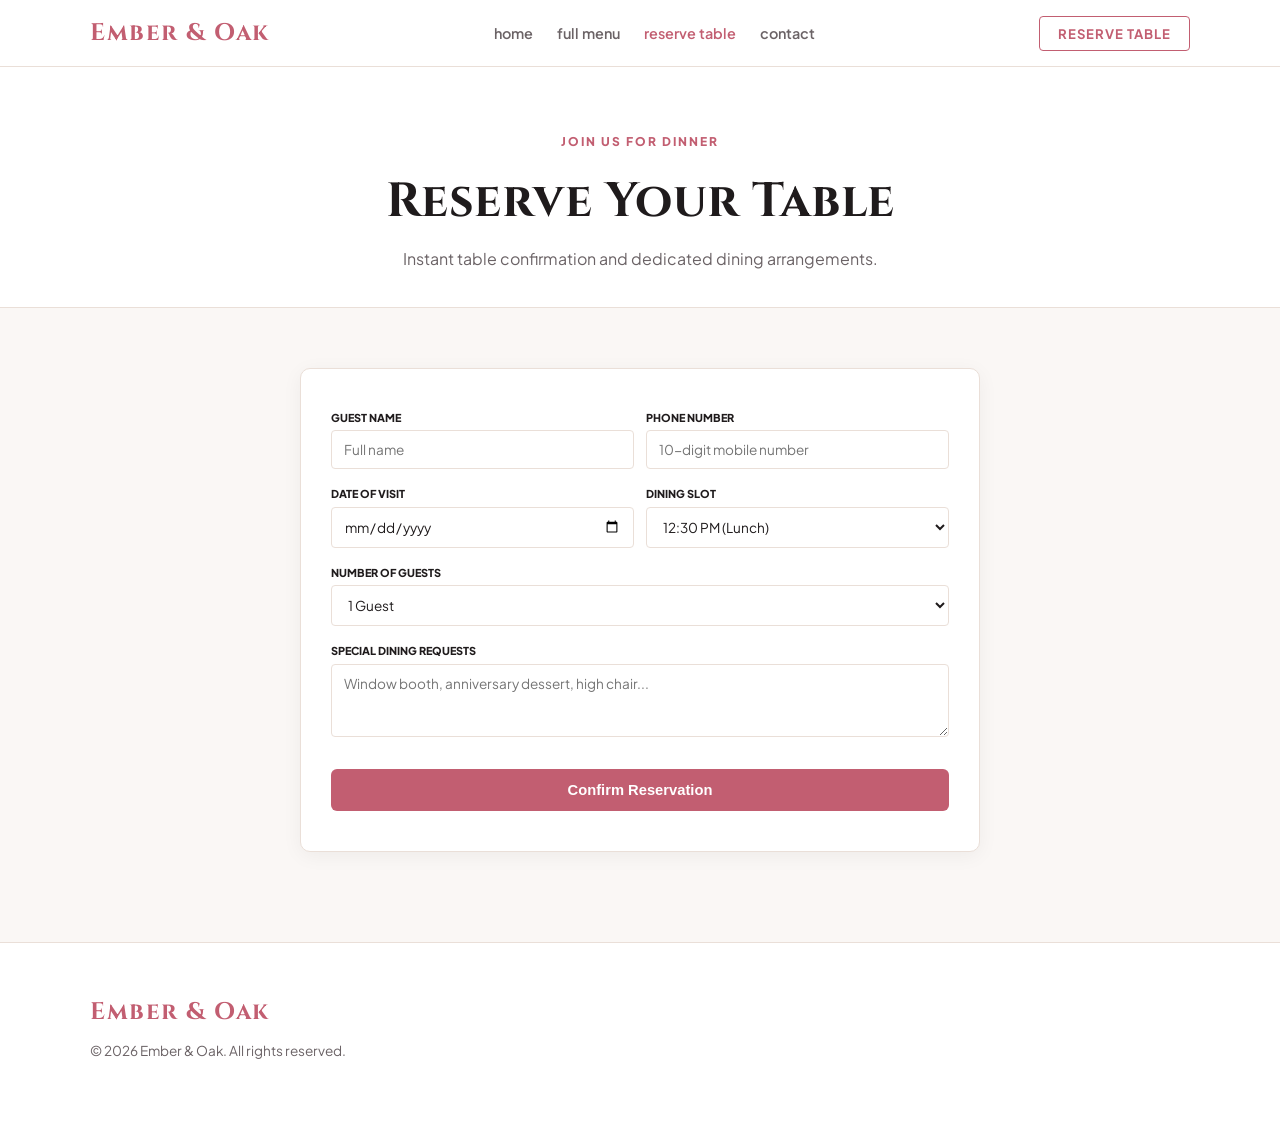
<file: reservation.html>
<!DOCTYPE html>
<html lang="en">
<head>
  <meta charset="UTF-8">
  <meta name="viewport" content="width=device-width, initial-scale=1.0">
  <title>Reserve a Table // Ember & Oak</title>
  <link rel="stylesheet" href="style.css">
  <link rel="preconnect" href="https://fonts.googleapis.com">
  <link rel="preconnect" href="https://fonts.gstatic.com" crossorigin>
  <link href="https://fonts.googleapis.com/css2?family=Cinzel:wght@500;600;700;800;900&family=Plus+Jakarta+Sans:wght@300;400;500;600;700;800&display=swap" rel="stylesheet">
</head>
<body>

  <!-- Reservation Confirmation Modal -->
  <div class="order-success-modal" id="reservation-success-modal">
    <div class="success-card">
      <div class="success-icon-wrap">
        <svg class="check-svg" viewBox="0 0 24 24" fill="none" stroke="currentColor" stroke-width="3">
          <polyline points="20 6 9 17 4 12"></polyline>
        </svg>
      </div>
      <span class="sub-title">BOOKING CONFIRMED</span>
      <h3>Table Reserved!</h3>
      <p class="order-id-text" id="res-booking-id">Booking #EO-RES-410</p>
      
      <div class="receipt-summary" id="res-summary-box"></div>

      <p class="prep-estimate">We look forward to hosting you at Ember & Oak.</p>
      <button class="btn-primary full-width" id="btn-close-res-modal">Done</button>
    </div>
  </div>

  <header>
    <div class="head">
      <a href="index.html" class="logo">Ember & Oak</a>
      <div class="hamburger" id="hamburger">
        <span></span><span></span><span></span>
      </div>
      <nav class="nav" id="nav-menu">
        <a href="index.html">home</a>
        <a href="menu.html">full menu</a>
        <a href="reservation.html" class="active">reserve table</a>
        <a href="index.html#contact">contact</a>
      </nav>
      <button class="head-button" onclick="window.location.href='reservation.html'">reserve table</button>
    </div>
  </header>

  <section class="page-banner">
    <div class="banner-content">
      <span class="sub-title">JOIN US FOR DINNER</span>
      <h1>Reserve Your Table</h1>
      <p>Instant table confirmation and dedicated dining arrangements.</p>
    </div>
  </section>

  <section class="reservation-section">
    <div class="container form-container-wrap">
      <form class="booking-form" id="table-reservation-form">
        <div class="form-grid-two">
          <div class="form-group">
            <label for="res-name">Guest Name</label>
            <input type="text" id="res-name" placeholder="Full name" required>
          </div>
          <div class="form-group">
            <label for="res-phone">Phone Number</label>
            <input type="tel" id="res-phone" placeholder="10-digit mobile number" required>
          </div>
        </div>

        <div class="form-grid-two">
          <div class="form-group">
            <label for="res-date">Date of Visit</label>
            <input type="date" id="res-date" required>
          </div>
          <div class="form-group">
            <label for="res-time">Dining Slot</label>
            <select id="res-time">
              <option value="12:30 PM (Lunch)">12:30 PM (Lunch)</option>
              <option value="01:30 PM (Lunch)">01:30 PM (Lunch)</option>
              <option value="07:30 PM (Dinner)">07:30 PM (Dinner)</option>
              <option value="08:30 PM (Dinner)">08:30 PM (Dinner)</option>
              <option value="09:30 PM (Dinner)">09:30 PM (Dinner)</option>
            </select>
          </div>
        </div>

        <div class="form-group">
          <label for="res-guests">Number of Guests</label>
          <select id="res-guests">
            <option value="1 Guest">1 Guest</option>
            <option value="2 Guests (Couple Table)">2 Guests (Couple Table)</option>
            <option value="3 to 4 Guests">3 to 4 Guests</option>
            <option value="5 to 8 Guests (Family Table)">5 to 8 Guests (Family Table)</option>
            <option value="8+ Large Party">8+ Large Party</option>
          </select>
        </div>

        <div class="form-group">
          <label for="res-notes">Special Dining Requests</label>
          <textarea id="res-notes" rows="3" placeholder="Window booth, anniversary dessert, high chair..."></textarea>
        </div>

        <button type="submit" class="btn-checkout-direct">Confirm Reservation</button>
      </form>
    </div>
  </section>

  <footer class="footer">
    <div class="container footer-container">
      <div class="footer-block">
        <a href="index.html" class="logo">Ember & Oak</a>
        <p>&copy; 2026 Ember & Oak. All rights reserved.</p>
      </div>
    </div>
  </footer>

  <script src="script.js"></script>
</body>
</html>
</file>
<file: style.css>
/* ==================== LIGHT THEME COLOR TOKENS ==================== */
:root {
  --bg-body: #faf7f5;
  --bg-card: #ffffff;
  --bg-alt: #f4ece6;
  --text-main: #1f1b1c;
  --text-muted: #6b6366;
  --accent: #c25e71;
  --accent-hover: #a6485a;
  --accent-dim: rgba(194, 94, 113, 0.12);
  --gold: #b38b2d;
  --border-color: #eadfd8;
  --shadow: 0 4px 20px rgba(0, 0, 0, 0.05);
  --shadow-hover: 0 10px 25px rgba(194, 94, 113, 0.12);
  --font-serif: 'Cinzel', serif;
  --font-sans: 'Plus Jakarta Sans', sans-serif;
  --transition: all 0.25s ease-in-out;
}

*, *::before, *::after {
  box-sizing: border-box;
  margin: 0;
  padding: 0;
}

html, body {
  width: 100%;
  max-width: 100vw;
  overflow-x: hidden;
  background-color: var(--bg-body);
  color: var(--text-main);
  font-family: var(--font-sans);
  line-height: 1.6;
}

img {
  max-width: 100%;
  display: block;
}

.container {
  width: 100%;
  max-width: 1140px;
  margin: 0 auto;
  padding: 0 20px;
}

.text-center {
  text-align: center;
}

.sub-title {
  font-size: 0.75rem;
  font-weight: 800;
  letter-spacing: 2px;
  color: var(--accent);
  text-transform: uppercase;
  display: inline-block;
  margin-bottom: 6px;
}

h1, h2, h3, h4 {
  font-family: var(--font-serif);
  color: var(--text-main);
  letter-spacing: 0.5px;
}

/* ==================== HEADER & NAVBAR ==================== */
header {
  position: sticky;
  top: 0;
  background: rgba(255, 255, 255, 0.96);
  backdrop-filter: blur(8px);
  border-bottom: 1px solid var(--border-color);
  padding: 14px 0;
  z-index: 1000;
}

.head {
  display: flex;
  justify-content: space-between;
  align-items: center;
  max-width: 1140px;
  margin: 0 auto;
  padding: 0 20px;
}

.logo {
  font-family: var(--font-serif);
  font-size: 1.5rem;
  font-weight: 700;
  color: var(--accent);
  text-decoration: none;
  letter-spacing: 1.5px;
}

.nav {
  display: flex;
  gap: 24px;
}

.nav a {
  text-decoration: none;
  color: var(--text-muted);
  font-size: 0.9rem;
  font-weight: 600;
  text-transform: lowercase;
  transition: var(--transition);
}

.nav a.active, .nav a:hover {
  color: var(--accent);
}

.nav-cart-btn {
  background: var(--bg-body);
  border: 1px solid var(--border-color);
  padding: 8px 14px;
  border-radius: 30px;
  display: flex;
  align-items: center;
  gap: 8px;
  cursor: pointer;
  transition: var(--transition);
}

.nav-cart-btn:hover {
  border-color: var(--accent);
  background: #ffffff;
}

.cart-nav-svg {
  width: 18px;
  height: 18px;
  stroke: var(--accent);
}

.cart-badge-count {
  background: var(--accent);
  color: #ffffff;
  font-size: 0.75rem;
  font-weight: 800;
  padding: 2px 7px;
  border-radius: 12px;
}

.head-button {
  background: transparent;
  color: var(--accent);
  border: 1px solid var(--accent);
  padding: 8px 18px;
  border-radius: 4px;
  font-family: var(--font-sans);
  font-size: 0.82rem;
  font-weight: 700;
  cursor: pointer;
  text-transform: uppercase;
  letter-spacing: 1px;
  transition: var(--transition);
}

.head-button:hover {
  background: var(--accent);
  color: #ffffff;
}

.hamburger {
  display: none;
  flex-direction: column;
  gap: 5px;
  cursor: pointer;
}

.hamburger span {
  width: 25px;
  height: 2px;
  background: var(--text-main);
}

/* ==================== HERO SECTION ==================== */
.hero {
  position: relative;
  min-height: 75vh;
  display: flex;
  align-items: center;
  justify-content: center;
  text-align: center;
  padding: 80px 20px;
  background: url('https://images.unsplash.com/photo-1517248135467-4c7edcad34c4?q=80&w=1600&auto=format&fit=crop') center/cover no-repeat;
}

.hero-overlay {
  position: absolute;
  top: 0; left: 0;
  width: 100%; height: 100%;
  background: linear-gradient(180deg, rgba(250, 247, 245, 0.88) 0%, rgba(250, 247, 245, 0.96) 100%);
}

.hero-content {
  position: relative;
  max-width: 750px;
  z-index: 2;
}

.hero-content h1 {
  font-size: clamp(2.4rem, 5vw, 4rem);
  line-height: 1.15;
  margin: 10px 0 16px;
}

.hero-content p {
  color: var(--text-muted);
  font-size: 1.05rem;
  margin-bottom: 28px;
}

.hero-cta-group {
  display: flex;
  justify-content: center;
  gap: 16px;
}

.btn-primary {
  background: var(--accent);
  color: #ffffff;
  padding: 12px 28px;
  border-radius: 4px;
  font-weight: 700;
  text-decoration: none;
  transition: var(--transition);
  border: none;
  cursor: pointer;
}

.btn-primary:hover {
  background: var(--accent-hover);
  transform: translateY(-2px);
}

.btn-secondary {
  background: #ffffff;
  color: var(--accent);
  border: 1px solid var(--border-color);
  padding: 12px 28px;
  border-radius: 4px;
  font-weight: 700;
  text-decoration: none;
  transition: var(--transition);
}

.btn-secondary:hover {
  border-color: var(--accent);
}

.full-width {
  width: 100%;
}

/* ==================== STORY SECTION ==================== */
.story-section {
  padding: 80px 0;
  border-bottom: 1px solid var(--border-color);
}

.story-grid {
  display: grid;
  grid-template-columns: 1.1fr 0.9fr;
  gap: 40px;
  align-items: center;
}

.story-text h2 {
  font-size: 2.2rem;
  margin: 8px 0 16px;
}

.story-text p {
  color: var(--text-muted);
  margin-bottom: 20px;
}

.story-stats {
  display: flex;
  gap: 30px;
}

.stat-item strong {
  display: block;
  font-family: var(--font-serif);
  font-size: 1.8rem;
  color: var(--accent);
}

.stat-item span {
  font-size: 0.8rem;
  color: var(--text-muted);
}

.story-img img {
  border-radius: 8px;
  border: 1px solid var(--border-color);
  box-shadow: var(--shadow);
}

/* ==================== MENU SECTION ==================== */
.menu-section {
  padding: 70px 0 90px;
}

.menu-header {
  margin-bottom: 35px;
}

.menu-header h2 {
  font-size: 2.4rem;
  margin: 6px 0 10px;
}

.menu-header p {
  color: var(--text-muted);
  max-width: 550px;
  margin: 0 auto;
}

.menu-category {
  display: flex;
  justify-content: center;
  gap: 10px;
  margin-bottom: 35px;
  flex-wrap: wrap;
}

.menu-buttons {
  background: var(--bg-card);
  border: 1px solid var(--border-color);
  color: var(--text-muted);
  padding: 8px 20px;
  border-radius: 20px;
  font-size: 0.85rem;
  font-weight: 600;
  cursor: pointer;
  transition: var(--transition);
  text-transform: capitalize;
}

.menu-buttons.active, .menu-buttons:hover {
  background: var(--accent);
  color: #ffffff;
  border-color: var(--accent);
}

.menu-dishes {
  display: grid;
  grid-template-columns: repeat(3, 1fr);
  gap: 24px;
}

.menu-dish {
  background: var(--bg-card);
  border: 1px solid var(--border-color);
  border-radius: 8px;
  overflow: hidden;
  display: flex;
  flex-direction: column;
  box-shadow: var(--shadow);
  transition: var(--transition);
}

.menu-dish:hover {
  transform: translateY(-4px);
  border-color: var(--accent);
  box-shadow: var(--shadow-hover);
}

.menu-dish img {
  width: 100%;
  height: 200px;
  object-fit: cover;
}

.dish-info {
  padding: 18px;
  display: flex;
  flex-direction: column;
  flex-grow: 1;
}

.dish-head {
  display: flex;
  justify-content: space-between;
  align-items: baseline;
  margin-bottom: 6px;
}

.dish-name {
  font-family: var(--font-serif);
  font-size: 1.05rem;
  font-weight: 700;
  color: var(--text-main);
}

.menu-dish-price {
  font-family: var(--font-serif);
  font-size: 1.15rem;
  font-weight: 700;
  color: var(--accent);
}

.menu-p-1 {
  font-size: 0.82rem;
  color: var(--text-muted);
  margin-bottom: 16px;
  flex-grow: 1;
}

.btn-add-cart {
  width: 100%;
  background: var(--bg-body);
  border: 1px solid var(--border-color);
  color: var(--text-main);
  padding: 9px 0;
  border-radius: 6px;
  font-size: 0.82rem;
  font-weight: 700;
  cursor: pointer;
  display: flex;
  align-items: center;
  justify-content: center;
  gap: 6px;
  transition: var(--transition);
}

.btn-add-cart .plus-sign {
  font-size: 1.1rem;
  font-weight: bold;
  color: var(--accent);
}

.btn-add-cart:hover {
  background: var(--accent);
  color: #ffffff;
  border-color: var(--accent);
}

.btn-add-cart:hover .plus-sign {
  color: #ffffff;
}

.full-menu-cta {
  margin-top: 50px;
}

.btn-outline-gold {
  display: inline-block;
  border: 1px solid var(--accent);
  color: var(--accent);
  padding: 12px 30px;
  border-radius: 4px;
  font-size: 0.9rem;
  font-weight: 700;
  text-decoration: none;
  transition: var(--transition);
}

.btn-outline-gold:hover {
  background: var(--accent);
  color: #ffffff;
}

/* ==================== BOTTOM FLOATING CART PILL ==================== */
.floating-cart-pill {
  position: fixed;
  bottom: 24px;
  left: 50%;
  transform: translateX(-50%) translateY(100px);
  background: var(--text-main);
  color: #ffffff;
  border: 1px solid var(--accent);
  padding: 12px 24px;
  border-radius: 40px;
  box-shadow: 0 10px 30px rgba(0, 0, 0, 0.25);
  display: flex;
  align-items: center;
  gap: 24px;
  cursor: pointer;
  z-index: 1200;
  opacity: 0;
  visibility: hidden;
  transition: all 0.35s cubic-bezier(0.16, 1, 0.3, 1);
}

.floating-cart-pill.active {
  transform: translateX(-50%) translateY(0);
  opacity: 1;
  visibility: visible;
}

.pill-left {
  display: flex;
  align-items: center;
  gap: 10px;
}

.pill-count-badge {
  background: var(--accent);
  color: #ffffff;
  font-size: 0.72rem;
  font-weight: 800;
  padding: 3px 8px;
  border-radius: 12px;
}

.pill-total-text {
  font-family: var(--font-serif);
  font-size: 1.15rem;
  font-weight: 700;
  color: #ffffff;
}

.pill-right {
  display: flex;
  align-items: center;
  gap: 6px;
  font-size: 0.85rem;
  font-weight: 700;
  color: var(--accent);
}

.arrow-svg {
  width: 16px;
  height: 16px;
}

/* ==================== SLIDE-OVER CART DRAWER ==================== */
.cart-drawer-overlay {
  position: fixed;
  top: 0; left: 0;
  width: 100vw; height: 100vh;
  background: rgba(31, 27, 28, 0.4);
  backdrop-filter: blur(4px);
  z-index: 2000;
  opacity: 0;
  visibility: hidden;
  transition: var(--transition);
}

.cart-drawer-overlay.active {
  opacity: 1;
  visibility: visible;
}

.cart-drawer {
  position: fixed;
  top: 0; right: -420px;
  width: 100%;
  max-width: 400px;
  height: 100vh;
  background: #ffffff;
  box-shadow: -10px 0 30px rgba(0, 0, 0, 0.15);
  z-index: 2100;
  display: flex;
  flex-direction: column;
  transition: right 0.35s cubic-bezier(0.16, 1, 0.3, 1);
}

.cart-drawer.active {
  right: 0;
}

.cart-drawer-header {
  display: flex;
  justify-content: space-between;
  align-items: center;
  padding: 20px;
  border-bottom: 1px solid var(--border-color);
}

.drawer-title-wrap {
  display: flex;
  align-items: center;
  gap: 10px;
}

.cart-svg-icon {
  width: 22px;
  height: 22px;
  stroke: var(--accent);
}

.drawer-title-wrap h3 {
  font-size: 1.15rem;
  font-family: var(--font-serif);
}

.cart-drawer-close {
  background: none;
  border: none;
  font-size: 1.8rem;
  color: var(--text-muted);
  cursor: pointer;
}

.cart-items-body {
  flex-grow: 1;
  overflow-y: auto;
  padding: 20px;
  display: flex;
  flex-direction: column;
  gap: 14px;
}

.empty-cart-msg {
  text-align: center;
  color: var(--text-muted);
  margin-top: 60px;
  font-size: 0.95rem;
}

.drawer-item-row {
  display: flex;
  justify-content: space-between;
  align-items: center;
  padding-bottom: 12px;
  border-bottom: 1px solid var(--border-color);
}

.drawer-item-info strong {
  display: block;
  font-size: 0.9rem;
  color: var(--text-main);
}

.drawer-item-info span {
  font-size: 0.8rem;
  color: var(--accent);
  font-weight: 700;
}

.stepper-controls {
  display: flex;
  align-items: center;
  gap: 8px;
}

.btn-step {
  width: 26px;
  height: 26px;
  border-radius: 4px;
  background: var(--bg-body);
  border: 1px solid var(--border-color);
  color: var(--text-main);
  font-weight: bold;
  cursor: pointer;
  transition: var(--transition);
}

.btn-step:hover {
  background: var(--accent);
  color: #ffffff;
  border-color: var(--accent);
}

.cart-drawer-footer {
  border-top: 1px solid var(--border-color);
  padding: 20px;
  background: var(--bg-body);
}

.drawer-bill-summary {
  margin-bottom: 14px;
}

.bill-line {
  display: flex;
  justify-content: space-between;
  align-items: center;
}

.bill-line span {
  font-size: 0.9rem;
  color: var(--text-muted);
}

.bill-line strong {
  font-family: var(--font-serif);
  font-size: 1.4rem;
  color: var(--accent);
}

.drawer-checkout-form .form-group {
  margin-bottom: 10px;
}

.form-grid-two {
  display: grid;
  grid-template-columns: 1fr 1fr;
  gap: 12px;
}

.drawer-checkout-form label, .booking-form label {
  display: block;
  font-size: 0.68rem;
  font-weight: 800;
  text-transform: uppercase;
  color: var(--text-main);
  margin-bottom: 4px;
}

.drawer-checkout-form input,
.drawer-checkout-form select,
.booking-form input,
.booking-form select,
.booking-form textarea {
  width: 100%;
  padding: 10px 12px;
  border: 1px solid var(--border-color);
  border-radius: 4px;
  font-size: 0.85rem;
  background: #ffffff;
  color: var(--text-main);
  font-family: inherit;
  outline: none;
}

.drawer-checkout-form input:focus,
.drawer-checkout-form select:focus,
.booking-form input:focus,
.booking-form select:focus,
.booking-form textarea:focus {
  border-color: var(--accent);
}

.btn-checkout-direct {
  width: 100%;
  background: var(--accent);
  color: #ffffff;
  border: none;
  padding: 13px;
  border-radius: 6px;
  font-weight: 700;
  font-size: 0.92rem;
  cursor: pointer;
  margin-top: 10px;
  transition: var(--transition);
}

.btn-checkout-direct:hover {
  background: var(--accent-hover);
  transform: translateY(-2px);
}

/* ==================== RECEIPT CONFIRMATION MODAL ==================== */
.order-success-modal {
  position: fixed;
  top: 0; left: 0;
  width: 100vw; height: 100vh;
  background: rgba(31, 27, 28, 0.55);
  backdrop-filter: blur(5px);
  z-index: 3000;
  display: none;
  justify-content: center;
  align-items: center;
  padding: 20px;
}

.order-success-modal.active {
  display: flex;
}

.success-card {
  background: #ffffff;
  border: 1px solid var(--border-color);
  border-radius: 12px;
  padding: 35px 28px;
  max-width: 440px;
  width: 100%;
  text-align: center;
  box-shadow: 0 10px 30px rgba(0, 0, 0, 0.15);
  animation: popIn 0.3s cubic-bezier(0.16, 1, 0.3, 1);
}

@keyframes popIn {
  from { opacity: 0; transform: scale(0.92); }
  to { opacity: 1; transform: scale(1); }
}

.success-icon-wrap {
  width: 60px;
  height: 60px;
  border-radius: 50%;
  background: rgba(46, 125, 50, 0.1);
  color: #2e7d32;
  display: flex;
  align-items: center;
  justify-content: center;
  margin: 0 auto 16px;
}

.check-svg {
  width: 32px;
  height: 32px;
}

.order-id-text {
  font-weight: 800;
  font-size: 0.95rem;
  color: var(--accent);
  margin-bottom: 16px;
}

.receipt-summary {
  background: var(--bg-body);
  border: 1px solid var(--border-color);
  border-radius: 6px;
  padding: 14px;
  margin-bottom: 16px;
  text-align: left;
  max-height: 150px;
  overflow-y: auto;
  font-size: 0.85rem;
}

.prep-estimate {
  font-size: 0.85rem;
  color: var(--text-muted);
  margin-bottom: 20px;
}

.prep-estimate strong {
  color: var(--text-main);
}

/* ==================== PAGE BANNER & RESERVATIONS ==================== */
.page-banner {
  padding: 60px 20px 35px;
  text-align: center;
  border-bottom: 1px solid var(--border-color);
  background: #ffffff;
}

.page-banner h1 {
  font-size: clamp(2rem, 4vw, 3rem);
  margin: 6px 0;
}

.page-banner p {
  color: var(--text-muted);
  max-width: 600px;
  margin: 0 auto;
}

.reservation-section {
  padding: 60px 0 90px;
}

.form-container-wrap {
  max-width: 680px;
  background: #ffffff;
  border: 1px solid var(--border-color);
  border-radius: 10px;
  padding: 40px 30px;
  box-shadow: var(--shadow);
}

.booking-form .form-group {
  margin-bottom: 16px;
}

/* ==================== REVIEWS & FOOTER ==================== */
.reviews-section {
  padding: 70px 0;
  border-top: 1px solid var(--border-color);
  border-bottom: 1px solid var(--border-color);
  background: #ffffff;
}

.reviews-grid {
  display: grid;
  grid-template-columns: repeat(3, 1fr);
  gap: 24px;
  margin-top: 35px;
}

.review-card {
  background: var(--bg-body);
  border: 1px solid var(--border-color);
  padding: 24px;
  border-radius: 8px;
  text-align: left;
}

.review-card p {
  font-size: 0.9rem;
  color: var(--text-muted);
  font-style: italic;
  margin-bottom: 12px;
}

.review-card strong {
  font-family: var(--font-serif);
  color: var(--accent);
}

.footer {
  padding: 50px 0 20px;
  background: #ffffff;
  border-top: 1px solid var(--border-color);
}

.footer-container {
  display: grid;
  grid-template-columns: 1.5fr 1fr 1fr;
  gap: 30px;
  margin-bottom: 40px;
}

.footer-block p {
  color: var(--text-muted);
  font-size: 0.85rem;
  margin-top: 8px;
}

.footer-bottom {
  border-top: 1px solid var(--border-color);
  padding-top: 20px;
  font-size: 0.8rem;
  color: var(--text-muted);
}

/* ==================== RESPONSIVE RULES ==================== */
@media (max-width: 900px) {
  .story-grid, .footer-container {
    grid-template-columns: 1fr;
  }
  .menu-dishes, .reviews-grid {
    grid-template-columns: repeat(2, 1fr);
  }
}

@media (max-width: 600px) {
  .hamburger {
    display: flex;
  }
  .nav {
    display: none;
    position: fixed;
    top: 60px; left: 0;
    width: 100vw; height: calc(100vh - 60px);
    background: #ffffff;
    flex-direction: column;
    padding: 30px 20px;
    border-top: 1px solid var(--border-color);
  }
  .nav.active {
    display: flex;
  }
  .menu-dishes, .reviews-grid, .form-grid-two {
    grid-template-columns: 1fr;
  }
  .cart-drawer {
    max-width: 100%;
  }
}
</file>
